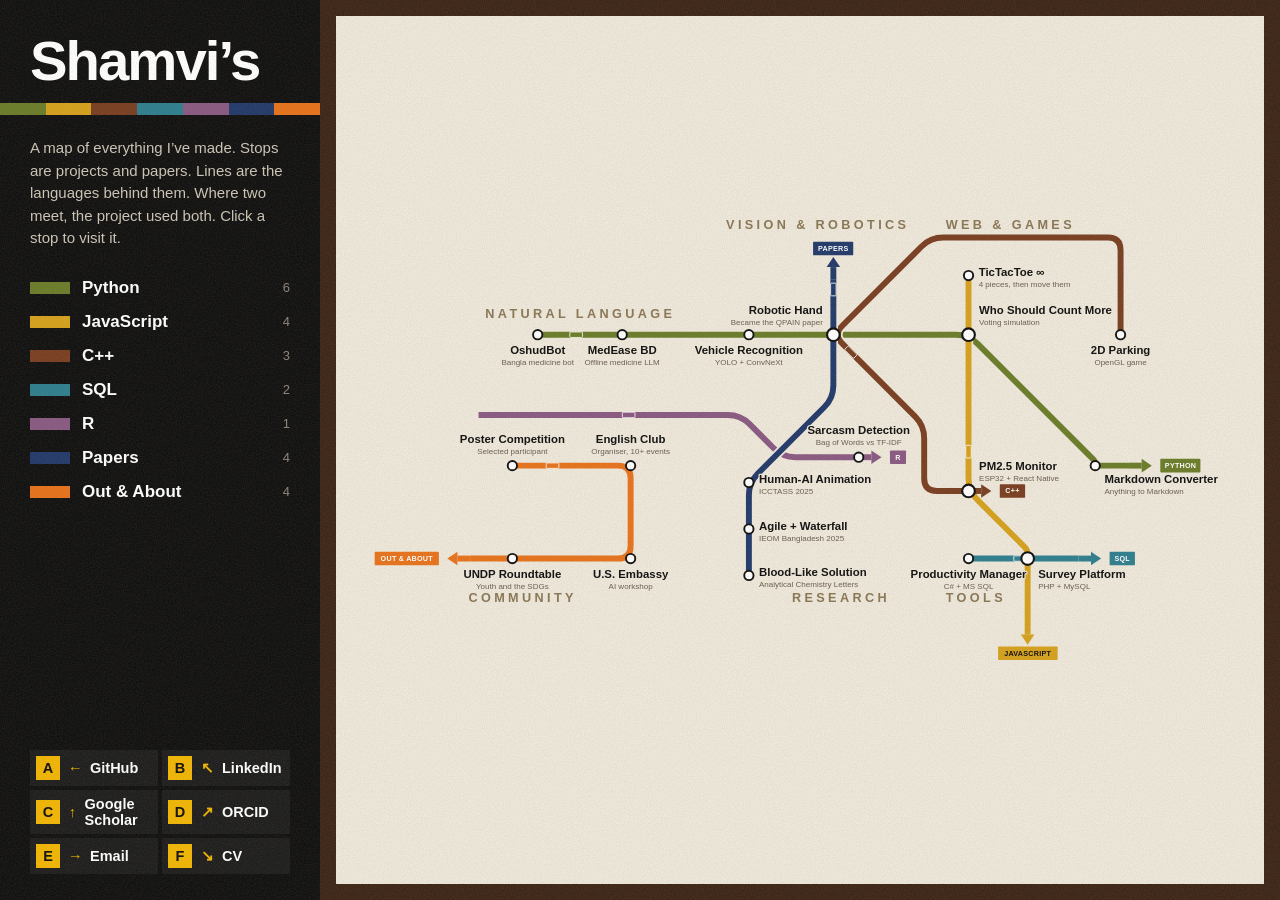
<file: index.html>
<!doctype html>
<html lang="en">
<head>
<meta charset="utf-8">
<meta name="viewport" content="width=device-width, initial-scale=1">
<title>Shamvi's</title>
<meta name="description" content="Projects, papers and the rest, drawn as a metro map. Pick a stop and a train takes you there.">
<link rel="stylesheet" href="style.css?v=424f81b2">
</head>
<body>

<div class="d">
  <aside class="column">
    <h1>Shamvi’s</h1>
    <div class="stripes"><i style="background:#6b7d2a"></i><i style="background:#d6a21e"></i><i style="background:#7a3f22"></i><i style="background:#2f7f8f"></i><i style="background:#8a5a83"></i><i style="background:#233a6b"></i><i style="background:#e8731c"></i></div>
    <p class="key">A map of everything I’ve made. Stops are projects and papers. Lines are the languages behind them. Where two meet, the project used both. <span class="do-click">Click</span><span class="do-tap">Tap</span> a stop to visit it.</p>
    <nav class="legend" aria-label="Lines"><button class="ldot" data-line="py" style="--c:#6b7d2a"><i></i>Python<span>6</span></button><button class="ldot" data-line="js" style="--c:#d6a21e"><i></i>JavaScript<span>4</span></button><button class="ldot" data-line="cpp" style="--c:#7a3f22"><i></i>C++<span>3</span></button><button class="ldot" data-line="sql" style="--c:#2f7f8f"><i></i>SQL<span>2</span></button><button class="ldot" data-line="r" style="--c:#8a5a83"><i></i>R<span>1</span></button><button class="ldot" data-line="papers" style="--c:#233a6b"><i></i>Papers<span>4</span></button><button class="ldot" data-line="out" style="--c:#e8731c"><i></i>Out &amp; About<span>4</span></button></nav>
    <nav class="exits" aria-label="Links"><a href="https://github.com/yaqzans"><span class="ex">A</span><span class="ar">←</span>GitHub</a><a href="https://www.linkedin.com/in/shamvi-md-abdullah-b42a321a6/"><span class="ex">B</span><span class="ar">↖</span>LinkedIn</a><a href="https://scholar.google.com/citations?user=DwskOfEAAAAJ&amp;hl=en"><span class="ex">C</span><span class="ar">↑</span>Google Scholar</a><a href="https://orcid.org/0009-0005-9717-9426"><span class="ex">D</span><span class="ar">↗</span>ORCID</a><a href="mailto:shamvi.abdullah@gmail.com"><span class="ex">E</span><span class="ar">→</span>Email</a><a href="ShamviMdAbdullah.pdf"><span class="ex">F</span><span class="ar">↘</span>CV</a></nav>
  </aside>

  <p class="swipe">↔ Swipe to explore the map</p>
  <main class="mapside"><div class="mapframe">
    <svg id="map" viewBox="-196 78 2074 1050" style="--ar:1.9752" preserveAspectRatio="xMidYMid meet" role="img"
         aria-label="Metro map of projects, papers and activities. Lines are languages and kinds of work.">
<style>.lbl{font:700 27px 'Helvetica Neue',Helvetica,Arial,sans-serif;fill:#111111}.tag{font:500 19px 'Helvetica Neue',Helvetica,Arial,sans-serif;fill:#6b5f4f}.lbl,.tag{paint-order:stroke;stroke:#efe9dc;stroke-width:6px;stroke-linejoin:round}.year{font:800 62px 'Helvetica Neue',Helvetica,Arial,sans-serif;fill:#e2ded5;letter-spacing:2px}.now{font:700 18px 'Helvetica Neue',Helvetica,Arial,sans-serif;fill:#e8731c;letter-spacing:4px}.district{font:900 30px 'Helvetica Neue',Helvetica,Arial,sans-serif;fill:#8a7756;letter-spacing:8px}</style>
<defs><pattern id="future" width="14" height="14" patternUnits="userSpaceOnUse" patternTransform="rotate(45)"><rect width="1.5" height="14" fill="#111111" opacity=".07"/></pattern></defs>
<rect x="-600" y="-600" width="3400" height="2600" fill="#efe9dc"/><text x="96" y="290" text-anchor="start" class="district">NATURAL LANGUAGE</text><text x="666" y="80" text-anchor="start" class="district">VISION &amp; ROBOTICS</text><text x="1186" y="80" text-anchor="start" class="district">WEB &amp; GAMES</text><text x="56" y="962" text-anchor="start" class="district">COMMUNITY</text><text x="1054" y="962" text-anchor="end" class="district">RESEARCH</text><text x="1186" y="962" text-anchor="start" class="district">TOOLS</text>

<path d="M220.0,330.0 L420.0,330.0 L720.0,330.0 L920.0,330.0 L1210.0,330.0 Q1240.0,330.0 1261.2,351.2 L1536.5,626.5 Q1540.0,630.0 1540.0,635.0 L1540.0,635.0 Q1540.0,640.0 1545.0,640.0 L1620.0,640.0" fill="none" stroke="#efe9dc" stroke-width="22" stroke-linejoin="round"/>
<path id="L-py" class="line" data-line="py" d="M220.0,330.0 L420.0,330.0 L720.0,330.0 L920.0,330.0 L1210.0,330.0 Q1240.0,330.0 1261.2,351.2 L1536.5,626.5 Q1540.0,630.0 1540.0,635.0 L1540.0,635.0 Q1540.0,640.0 1545.0,640.0 L1620.0,640.0" fill="none" stroke="#6b7d2a" stroke-width="14" stroke-linejoin="round"/>
<g class="cap" data-line="py"><path d="M1620.0,640.0 L1650.0,640.0" stroke="#6b7d2a" stroke-width="14" fill="none"/><path d="M1674.0,640.0 L1650.0,656.0 L1650.0,624.0Z" fill="#6b7d2a"/></g>
<path d="M1240.0,190.0 L1240.0,330.0 L1240.0,670.0 Q1240.0,700.0 1261.2,721.2 L1372.9,832.9 Q1380.0,840.0 1380.0,850.0 L1380.0,860.0 L1380.0,1010.0" fill="none" stroke="#efe9dc" stroke-width="22" stroke-linejoin="round"/>
<path id="L-js" class="line" data-line="js" d="M1240.0,190.0 L1240.0,330.0 L1240.0,670.0 Q1240.0,700.0 1261.2,721.2 L1372.9,832.9 Q1380.0,840.0 1380.0,850.0 L1380.0,860.0 L1380.0,1010.0" fill="none" stroke="#d6a21e" stroke-width="14" stroke-linejoin="round"/>
<g class="cap" data-line="js"><path d="M1380.0,1010.0 L1380.0,1040.0" stroke="#d6a21e" stroke-width="14" fill="none"/><path d="M1380.0,1064.0 L1364.0,1040.0 L1396.0,1040.0Z" fill="#d6a21e"/></g>
<path d="M1600.0,330.0 L1600.0,130.0 Q1600.0,100.0 1570.0,100.0 L1180.0,100.0 Q1150.0,100.0 1128.8,121.2 L941.2,308.8 Q920.0,330.0 941.2,351.2 L1113.8,523.8 Q1135.0,545.0 1135.0,575.0 L1135.0,670.0 Q1135.0,700.0 1165.0,700.0 L1240.0,700.0" fill="none" stroke="#efe9dc" stroke-width="22" stroke-linejoin="round"/>
<path id="L-cpp" class="line" data-line="cpp" d="M1600.0,330.0 L1600.0,130.0 Q1600.0,100.0 1570.0,100.0 L1180.0,100.0 Q1150.0,100.0 1128.8,121.2 L941.2,308.8 Q920.0,330.0 941.2,351.2 L1113.8,523.8 Q1135.0,545.0 1135.0,575.0 L1135.0,670.0 Q1135.0,700.0 1165.0,700.0 L1240.0,700.0" fill="none" stroke="#7a3f22" stroke-width="14" stroke-linejoin="round"/>
<g class="cap" data-line="cpp"><path d="M1240.0,700.0 L1270.0,700.0" stroke="#7a3f22" stroke-width="14" fill="none"/><path d="M1294.0,700.0 L1270.0,716.0 L1270.0,684.0Z" fill="#7a3f22"/></g>
<path d="M1240.0,860.0 L1380.0,860.0 L1500.0,860.0" fill="none" stroke="#efe9dc" stroke-width="22" stroke-linejoin="round"/>
<path id="L-sql" class="line" data-line="sql" d="M1240.0,860.0 L1380.0,860.0 L1500.0,860.0" fill="none" stroke="#2f7f8f" stroke-width="14" stroke-linejoin="round"/>
<g class="cap" data-line="sql"><path d="M1500.0,860.0 L1530.0,860.0" stroke="#2f7f8f" stroke-width="14" fill="none"/><path d="M1554.0,860.0 L1530.0,876.0 L1530.0,844.0Z" fill="#2f7f8f"/></g>
<path d="M80.0,520.0 L670.0,520.0 Q700.0,520.0 721.2,541.2 L778.8,598.8 Q800.0,620.0 830.0,620.0 L980.0,620.0" fill="none" stroke="#efe9dc" stroke-width="22" stroke-linejoin="round"/>
<path id="L-r" class="line" data-line="r" d="M80.0,520.0 L670.0,520.0 Q700.0,520.0 721.2,541.2 L778.8,598.8 Q800.0,620.0 830.0,620.0 L980.0,620.0" fill="none" stroke="#8a5a83" stroke-width="14" stroke-linejoin="round"/>
<g class="cap" data-line="r"><path d="M980.0,620.0 L1010.0,620.0" stroke="#8a5a83" stroke-width="14" fill="none"/><path d="M1034.0,620.0 L1010.0,636.0 L1010.0,604.0Z" fill="#8a5a83"/></g>
<path d="M720.0,900.0 L720.0,790.0 L720.0,710.0 Q720.0,680.0 741.2,658.8 L898.8,501.2 Q920.0,480.0 920.0,450.0 L920.0,330.0 L920.0,200.0" fill="none" stroke="#efe9dc" stroke-width="22" stroke-linejoin="round"/>
<path id="L-papers" class="line" data-line="papers" d="M720.0,900.0 L720.0,790.0 L720.0,710.0 Q720.0,680.0 741.2,658.8 L898.8,501.2 Q920.0,480.0 920.0,450.0 L920.0,330.0 L920.0,200.0" fill="none" stroke="#233a6b" stroke-width="14" stroke-linejoin="round"/>
<g class="cap" data-line="papers"><path d="M920.0,200.0 L920.0,170.0" stroke="#233a6b" stroke-width="14" fill="none"/><path d="M920.0,146.0 L936.0,170.0 L904.0,170.0Z" fill="#233a6b"/></g>
<path d="M160.0,640.0 L410.0,640.0 Q440.0,640.0 440.0,670.0 L440.0,830.0 Q440.0,860.0 410.0,860.0 L160.0,860.0 L60.0,860.0" fill="none" stroke="#efe9dc" stroke-width="22" stroke-linejoin="round"/>
<path id="L-out" class="line" data-line="out" d="M160.0,640.0 L410.0,640.0 Q440.0,640.0 440.0,670.0 L440.0,830.0 Q440.0,860.0 410.0,860.0 L160.0,860.0 L60.0,860.0" fill="none" stroke="#e8731c" stroke-width="14" stroke-linejoin="round"/>
<g class="cap" data-line="out"><path d="M60.0,860.0 L30.0,860.0" stroke="#e8731c" stroke-width="14" fill="none"/><path d="M6.0,860.0 L30.0,844.0 L30.0,876.0Z" fill="#e8731c"/></g>
<g class="badge" data-line="py"><rect x="1694" y="624" width="95" height="32" rx="2" fill="#6b7d2a"/><text x="1742" y="646" text-anchor="middle" fill="#fff" font-family="'Helvetica Neue',Helvetica,Arial,sans-serif" font-size="17" font-weight="700" letter-spacing=".6">PYTHON</text></g>
<g class="badge" data-line="js"><rect x="1310" y="1068" width="141" height="32" rx="2" fill="#d6a21e"/><text x="1380" y="1090" text-anchor="middle" fill="#111" font-family="'Helvetica Neue',Helvetica,Arial,sans-serif" font-size="17" font-weight="700" letter-spacing=".6">JAVASCRIPT</text></g>
<g class="badge" data-line="cpp"><rect x="1314" y="684" width="60" height="32" rx="2" fill="#7a3f22"/><text x="1344" y="706" text-anchor="middle" fill="#fff" font-family="'Helvetica Neue',Helvetica,Arial,sans-serif" font-size="17" font-weight="700" letter-spacing=".6">C++</text></g>
<g class="badge" data-line="sql"><rect x="1574" y="844" width="60" height="32" rx="2" fill="#2f7f8f"/><text x="1604" y="866" text-anchor="middle" fill="#fff" font-family="'Helvetica Neue',Helvetica,Arial,sans-serif" font-size="17" font-weight="700" letter-spacing=".6">SQL</text></g>
<g class="badge" data-line="r"><rect x="1054" y="604" width="38" height="32" rx="2" fill="#8a5a83"/><text x="1073" y="626" text-anchor="middle" fill="#fff" font-family="'Helvetica Neue',Helvetica,Arial,sans-serif" font-size="17" font-weight="700" letter-spacing=".6">R</text></g>
<g class="badge" data-line="papers"><rect x="872" y="110" width="95" height="32" rx="2" fill="#233a6b"/><text x="920" y="132" text-anchor="middle" fill="#fff" font-family="'Helvetica Neue',Helvetica,Arial,sans-serif" font-size="17" font-weight="700" letter-spacing=".6">PAPERS</text></g>
<g class="badge" data-line="out"><rect x="-166" y="844" width="152" height="32" rx="2" fill="#e8731c"/><text x="-90" y="866" text-anchor="middle" fill="#fff" font-family="'Helvetica Neue',Helvetica,Arial,sans-serif" font-size="17" font-weight="700" letter-spacing=".6">OUT &amp; ABOUT</text></g>

<g id="trains"></g>
<g class="stn" data-id="md" tabindex="0" role="button" aria-label="Markdown Converter: Anything to Markdown"><circle class="sh" cx="1540" cy="640" r="11" fill="#fff" stroke="#111111" stroke-width="4.5"/><circle cx="1540" cy="640" r="28" fill="transparent"/><text x="1562" y="682" text-anchor="start" class="lbl">Markdown Converter</text><text x="1562" y="708" text-anchor="start" class="tag">Anything to Markdown</text></g>
<g class="stn" data-id="oshud" tabindex="0" role="button" aria-label="OshudBot: Bangla medicine bot"><circle class="sh" cx="220" cy="330" r="11" fill="#fff" stroke="#111111" stroke-width="4.5"/><circle cx="220" cy="330" r="28" fill="transparent"/><text x="220" y="375" text-anchor="middle" class="lbl">OshudBot</text><text x="220" y="401" text-anchor="middle" class="tag">Bangla medicine bot</text></g>
<g class="stn" data-id="medease" tabindex="0" role="button" aria-label="MedEase BD: Offline medicine LLM"><circle class="sh" cx="420" cy="330" r="11" fill="#fff" stroke="#111111" stroke-width="4.5"/><circle cx="420" cy="330" r="28" fill="transparent"/><text x="420" y="375" text-anchor="middle" class="lbl">MedEase BD</text><text x="420" y="401" text-anchor="middle" class="tag">Offline medicine LLM</text></g>
<g class="stn" data-id="vehicle" tabindex="0" role="button" aria-label="Vehicle Recognition: YOLO + ConvNeXt"><circle class="sh" cx="720" cy="330" r="11" fill="#fff" stroke="#111111" stroke-width="4.5"/><circle cx="720" cy="330" r="28" fill="transparent"/><text x="720" y="375" text-anchor="middle" class="lbl">Vehicle Recognition</text><text x="720" y="401" text-anchor="middle" class="tag">YOLO + ConvNeXt</text></g>
<g class="stn" data-id="hand" tabindex="0" role="button" aria-label="Robotic Hand: Became the QPAIN paper"><rect class="sh" x="905.0" y="315.0" width="30.0" height="30.0" rx="15.0" fill="#fff" stroke="#111111" stroke-width="5"/><circle cx="920" cy="330" r="28" fill="transparent"/><text x="895" y="281" text-anchor="end" class="lbl">Robotic Hand</text><text x="895" y="307" text-anchor="end" class="tag">Became the QPAIN paper</text></g>
<g class="stn" data-id="who" tabindex="0" role="button" aria-label="Who Should Count More: Voting simulation"><rect class="sh" x="1225.0" y="315.0" width="30.0" height="30.0" rx="15.0" fill="#fff" stroke="#111111" stroke-width="5"/><circle cx="1240" cy="330" r="28" fill="transparent"/><text x="1265" y="281" text-anchor="start" class="lbl">Who Should Count More</text><text x="1265" y="307" text-anchor="start" class="tag">Voting simulation</text></g>
<g class="stn" data-id="parking" tabindex="0" role="button" aria-label="2D Parking: OpenGL game"><circle class="sh" cx="1600" cy="330" r="11" fill="#fff" stroke="#111111" stroke-width="4.5"/><circle cx="1600" cy="330" r="28" fill="transparent"/><text x="1600" y="375" text-anchor="middle" class="lbl">2D Parking</text><text x="1600" y="401" text-anchor="middle" class="tag">OpenGL game</text></g>
<g class="stn" data-id="pm25" tabindex="0" role="button" aria-label="PM2.5 Monitor: ESP32 + React Native"><rect class="sh" x="1225.0" y="685.0" width="30.0" height="30.0" rx="15.0" fill="#fff" stroke="#111111" stroke-width="5"/><circle cx="1240" cy="700" r="28" fill="transparent"/><text x="1265" y="651" text-anchor="start" class="lbl">PM2.5 Monitor</text><text x="1265" y="677" text-anchor="start" class="tag">ESP32 + React Native</text></g>
<g class="stn" data-id="ttt" tabindex="0" role="button" aria-label="TicTacToe ∞: 4 pieces, then move them"><circle class="sh" cx="1240" cy="190" r="11" fill="#fff" stroke="#111111" stroke-width="4.5"/><circle cx="1240" cy="190" r="28" fill="transparent"/><text x="1264" y="192" text-anchor="start" class="lbl">TicTacToe ∞</text><text x="1264" y="218" text-anchor="start" class="tag">4 pieces, then move them</text></g>
<g class="stn" data-id="survey" tabindex="0" role="button" aria-label="Survey Platform: PHP + MySQL"><rect class="sh" x="1365.0" y="845.0" width="30.0" height="30.0" rx="15.0" fill="#fff" stroke="#111111" stroke-width="5"/><circle cx="1380" cy="860" r="28" fill="transparent"/><text x="1405" y="905" text-anchor="start" class="lbl">Survey Platform</text><text x="1405" y="931" text-anchor="start" class="tag">PHP + MySQL</text></g>
<g class="stn" data-id="prod" tabindex="0" role="button" aria-label="Productivity Manager: C# + MS SQL"><circle class="sh" cx="1240" cy="860" r="11" fill="#fff" stroke="#111111" stroke-width="4.5"/><circle cx="1240" cy="860" r="28" fill="transparent"/><text x="1240" y="905" text-anchor="middle" class="lbl">Productivity Manager</text><text x="1240" y="931" text-anchor="middle" class="tag">C# + MS SQL</text></g>
<g class="stn" data-id="sarcasm" tabindex="0" role="button" aria-label="Sarcasm Detection: Bag of Words vs TF-IDF"><circle class="sh" cx="980" cy="620" r="11" fill="#fff" stroke="#111111" stroke-width="4.5"/><circle cx="980" cy="620" r="28" fill="transparent"/><text x="980" y="566" text-anchor="middle" class="lbl">Sarcasm Detection</text><text x="980" y="592" text-anchor="middle" class="tag">Bag of Words vs TF-IDF</text></g>
<g class="stn" data-id="blood" tabindex="0" role="button" aria-label="Blood-Like Solution: Analytical Chemistry Letters"><circle class="sh" cx="720" cy="900" r="11" fill="#fff" stroke="#111111" stroke-width="4.5"/><circle cx="720" cy="900" r="28" fill="transparent"/><text x="744" y="902" text-anchor="start" class="lbl">Blood-Like Solution</text><text x="744" y="928" text-anchor="start" class="tag">Analytical Chemistry Letters</text></g>
<g class="stn" data-id="agile" tabindex="0" role="button" aria-label="Agile + Waterfall: IEOM Bangladesh 2025"><circle class="sh" cx="720" cy="790" r="11" fill="#fff" stroke="#111111" stroke-width="4.5"/><circle cx="720" cy="790" r="28" fill="transparent"/><text x="744" y="792" text-anchor="start" class="lbl">Agile + Waterfall</text><text x="744" y="818" text-anchor="start" class="tag">IEOM Bangladesh 2025</text></g>
<g class="stn" data-id="hybrid" tabindex="0" role="button" aria-label="Human-AI Animation: ICCTASS 2025"><circle class="sh" cx="720" cy="680" r="11" fill="#fff" stroke="#111111" stroke-width="4.5"/><circle cx="720" cy="680" r="28" fill="transparent"/><text x="744" y="682" text-anchor="start" class="lbl">Human-AI Animation</text><text x="744" y="708" text-anchor="start" class="tag">ICCTASS 2025</text></g>
<g class="stn" data-id="poster" tabindex="0" role="button" aria-label="Poster Competition: Selected participant"><circle class="sh" cx="160" cy="640" r="11" fill="#fff" stroke="#111111" stroke-width="4.5"/><circle cx="160" cy="640" r="28" fill="transparent"/><text x="160" y="586" text-anchor="middle" class="lbl">Poster Competition</text><text x="160" y="612" text-anchor="middle" class="tag">Selected participant</text></g>
<g class="stn" data-id="english" tabindex="0" role="button" aria-label="English Club: Organiser, 10+ events"><circle class="sh" cx="440" cy="640" r="11" fill="#fff" stroke="#111111" stroke-width="4.5"/><circle cx="440" cy="640" r="28" fill="transparent"/><text x="440" y="586" text-anchor="middle" class="lbl">English Club</text><text x="440" y="612" text-anchor="middle" class="tag">Organiser, 10+ events</text></g>
<g class="stn" data-id="embassy" tabindex="0" role="button" aria-label="U.S. Embassy: AI workshop"><circle class="sh" cx="440" cy="860" r="11" fill="#fff" stroke="#111111" stroke-width="4.5"/><circle cx="440" cy="860" r="28" fill="transparent"/><text x="440" y="905" text-anchor="middle" class="lbl">U.S. Embassy</text><text x="440" y="931" text-anchor="middle" class="tag">AI workshop</text></g>
<g class="stn" data-id="undp" tabindex="0" role="button" aria-label="UNDP Roundtable: Youth and the SDGs"><circle class="sh" cx="160" cy="860" r="11" fill="#fff" stroke="#111111" stroke-width="4.5"/><circle cx="160" cy="860" r="28" fill="transparent"/><text x="160" y="905" text-anchor="middle" class="lbl">UNDP Roundtable</text><text x="160" y="931" text-anchor="middle" class="tag">Youth and the SDGs</text></g>
    </svg>
  </div></main>

  <aside class="card" id="card" hidden aria-live="polite">
    <button class="x" aria-label="Close">&times;</button>
    <div class="card-lines"></div>
    <h2></h2>
    <p class="card-tag"></p>
    <p class="card-text"></p>
    <div class="card-links"></div>
  </aside>
</div>

<script id="data" type="application/json">{"stations": {"md": {"name": "Markdown Converter", "tag": "Anything to Markdown", "x": 1540, "y": 640, "side": "br", "text": "PDF, Word, PowerPoint or Excel in, clean Markdown out. A single Windows executable, nothing to install.", "links": [["Repo", "https://github.com/yaqzans/markdown-converter-app"]], "related": [], "lines": ["py"]}, "oshud": {"name": "OshudBot", "tag": "Bangla medicine bot", "x": 220, "y": 330, "side": "b", "text": "Covers 21,714 medicine brands and answers in Bangla, English or Banglish in about 15 ms on a CPU. It replaced 1.1 GB of models with transliteration and fuzzy matching at no loss in answer quality.", "links": [["Repo", "https://github.com/yaqzans/oshudbot"], ["Try it", "https://oshudbot.streamlit.app/"]], "related": ["medease"], "lines": ["py"]}, "medease": {"name": "MedEase BD", "tag": "Offline medicine LLM", "x": 420, "y": 330, "side": "b", "text": "The heavier sibling of OshudBot. RAG over 21,000+ medicines plus a Gemma 3 4B fine-tuned on 36,000+ medicine Q&A pairs, running fully offline.", "links": [], "related": ["oshud"], "lines": ["py"]}, "vehicle": {"name": "Vehicle Recognition", "tag": "YOLO + ConvNeXt", "x": 720, "y": 330, "side": "b", "text": "Bangladeshi road vehicles on RSUD20K. YOLO26n finds them and ConvNeXt-Tiny classifies every crop. Code, results and the paper.", "links": [["Repo", "https://github.com/yaqzans/cvpr-two-stage-vehicle-recognition"]], "related": [], "lines": ["py"]}, "hand": {"name": "Robotic Hand", "tag": "Became the QPAIN paper", "x": 920, "y": 330, "side": "tl", "text": "A camera watches your hand and a 7-servo robotic hand copies it, with no gloves or sensors. Python and MediaPipe on the laptop, an ESP32 driving the servos. 88 ms end to end at 24.6 FPS, built for about 2,800 BDT. It became a paper: Gesture Controlled Robotic Hand Designed for Enhancing Industrial Automation and Innovation, IEEE QPAIN 2026, second and corresponding author.", "links": [["Read the paper", "https://doi.org/10.1109/QPAIN69676.2026.11545528"]], "related": [], "lines": ["py", "cpp", "papers"]}, "who": {"name": "Who Should Count More", "tag": "Voting simulation", "x": 1240, "y": 330, "side": "tr", "text": "Should educated votes count more? A Python simulation with a playable JavaScript front end: set up the electorate, run the election and see who wins.", "links": [["Play", "https://yaqzans.github.io/who-should-count-more/"], ["Repo", "https://github.com/yaqzans/who-should-count-more"]], "related": [], "lines": ["py", "js"]}, "parking": {"name": "2D Parking", "tag": "OpenGL game", "x": 1600, "y": 330, "side": "b", "text": "Park the car before the timer runs out. C++ with OpenGL and GLUT, for a computer graphics course.", "links": [["Repo", "https://github.com/yaqzans/2D-Parking-Game"]], "related": [], "lines": ["cpp"]}, "pm25": {"name": "PM2.5 Monitor", "tag": "ESP32 + React Native", "x": 1240, "y": 700, "side": "tr", "text": "Pocket air quality monitor: ESP32-C3 firmware plus a React Native app over BLE. It alerts only on genuine spikes, not on Dhaka's constantly high baseline. In a two-week field study it sent about 4 alerts a day instead of dozens, and each one was acted on.", "links": [], "related": [], "lines": ["js", "cpp"]}, "ttt": {"name": "TicTacToe ∞", "tag": "4 pieces, then move them", "x": 1240, "y": 190, "side": "r", "text": "Tic-tac-toe where each player only gets 4 pieces and then has to move them. Vanilla JavaScript, with a bot that has a difficulty slider.", "links": [["Play", "https://yaqzans.github.io/TicTacToeInfinity/"], ["Repo", "https://github.com/yaqzans/TicTacToeInfinity"]], "related": [], "lines": ["js"]}, "survey": {"name": "Survey Platform", "tag": "PHP + MySQL", "x": 1380, "y": 860, "side": "br", "text": "NeedSurveyResponses: answer other people's surveys to earn credits, then spend credits to publish your own. PHP, MySQL and JavaScript, with separate user and admin views.", "links": [], "related": [], "lines": ["js", "sql"]}, "prod": {"name": "Productivity Manager", "tag": "C# + MS SQL", "x": 1240, "y": 860, "side": "b", "text": "Notes, reminders and a timer in one C# desktop app, with logins and an MS SQL database underneath.", "links": [["Repo", "https://github.com/yaqzans/Productivity-Manager"]], "related": [], "lines": ["sql"]}, "sarcasm": {"name": "Sarcasm Detection", "tag": "Bag of Words vs TF-IDF", "x": 980, "y": 620, "side": "t", "text": "Can a classifier tell when a tweet is sarcastic? Bag of Words against TF-IDF across four classifiers, in R.", "links": [["Repo", "https://github.com/yaqzans/ids-sarcasm-detection"]], "related": [], "lines": ["r"]}, "blood": {"name": "Blood-Like Solution", "tag": "Analytical Chemistry Letters", "x": 720, "y": 900, "side": "r", "text": "Development of a Simulated Blood-Like Solution for Medical Experiments. Presented at the International Conference on Physics 2024 and published in Analytical Chemistry Letters (2025). Fifth author.", "links": [["Read the paper", "https://doi.org/10.1080/22297928.2025.2533331"]], "related": [], "lines": ["papers"]}, "agile": {"name": "Agile + Waterfall", "tag": "IEOM Bangladesh 2025", "x": 720, "y": 790, "side": "r", "text": "Evaluating the Performance of Agile-Waterfall Integrated Approaches in Large Scale Engineering Projects in Bangladesh. IEOM Bangladesh 2025. Fifth author.", "links": [["Read the paper", "https://doi.org/10.46254/BA08.20250467"]], "related": [], "lines": ["papers"]}, "hybrid": {"name": "Human-AI Animation", "tag": "ICCTASS 2025", "x": 720, "y": 680, "side": "r", "text": "A Hybrid Human-AI Model for Sustainable Innovation in Media and Animation. Presented at ICCTASS 2025. Third author.", "links": [], "related": [], "lines": ["papers"]}, "poster": {"name": "Poster Competition", "tag": "Selected participant", "x": 160, "y": 640, "side": "t", "text": "Selected participant in the AIUB Poster Presentation Competition.", "links": [], "related": [], "lines": ["out"]}, "english": {"name": "English Club", "tag": "Organiser, 10+ events", "x": 440, "y": 640, "side": "t", "text": "Organiser and content writer at the AIUB English Club. Ran 10+ events and workshops for 50+ members.", "links": [], "related": [], "lines": ["out"]}, "embassy": {"name": "U.S. Embassy", "tag": "AI workshop", "x": 440, "y": 860, "side": "b", "text": "AI workshop at the American Center, Dhaka. Selected by the Faculty of Science and Technology to represent the university.", "links": [], "related": [], "lines": ["out"]}, "undp": {"name": "UNDP Roundtable", "tag": "Youth and the SDGs", "x": 160, "y": 860, "side": "b", "text": "Selected to represent the university at \"Let's Talk with the UNDP Resident Representative\", a roundtable on youth engagement in the SDGs.", "links": [], "related": [], "lines": ["out"]}}, "lines": {"py": {"name": "Python", "color": "#6b7d2a", "stations": ["oshud", "medease", "vehicle", "hand", "who", "md"]}, "js": {"name": "JavaScript", "color": "#d6a21e", "stations": ["ttt", "who", "pm25", "survey"]}, "cpp": {"name": "C++", "color": "#7a3f22", "stations": ["parking", "hand", "pm25"]}, "sql": {"name": "SQL", "color": "#2f7f8f", "stations": ["prod", "survey"]}, "r": {"name": "R", "color": "#8a5a83", "stations": ["sarcasm"]}, "papers": {"name": "Papers", "color": "#233a6b", "stations": ["blood", "agile", "hybrid", "hand"]}, "out": {"name": "Out & About", "color": "#e8731c", "stations": ["poster", "english", "embassy", "undp"]}}, "view": [-196, 78, 2074, 1050]}</script>
<script src="app.js?v=b8bb72dc"></script>
</body>
</html>
</file>
<file: style.css>
:root {
  --ink: #111; --soft: #6b5f4f; --paper: #efe9dc; --orange: #e8731c;
  --font: "Helvetica Neue", Helvetica, Arial, sans-serif;
}
* { box-sizing: border-box; }
html, body { margin: 0; height: 100%; }
body { font-family: var(--font); color: var(--ink); background: var(--paper); }
button { font: inherit; color: inherit; }

/* print grain over everything, like ink on paper stock */
body::after { content: ""; position: fixed; inset: 0; pointer-events: none; z-index: 10; opacity: .5;
  background-image: url("data:image/svg+xml;utf8,<svg xmlns='http://www.w3.org/2000/svg' width='240' height='240'><filter id='n'><feTurbulence type='fractalNoise' baseFrequency='.85' numOctaves='2'/><feColorMatrix values='0 0 0 0 .3 0 0 0 0 .25 0 0 0 0 .18 0 0 0 .5 -.15'/></filter><rect width='100%25' height='100%25' filter='url(%23n)'/></svg>"); }

/* ---------------- laptop: black column on the left, the map on the right ---------------- */
.d { display: grid; grid-template-columns: minmax(300px, 25vw) 1fr; height: 100vh; overflow: hidden; }
.column { background: #111; color: #fff; padding: 34px 30px 26px; display: flex; flex-direction: column; gap: 22px; overflow-y: auto; }
.column h1 { margin: 0; font-size: clamp(44px, 4.4vw, 76px); font-weight: 800; letter-spacing: -.035em; line-height: .95; }
.stripes { display: flex; height: 12px; }
.stripes i { flex: 1; }
.column .stripes { margin: -6px -30px 0; }
.key { margin: 0; font-size: 15px; line-height: 1.5; color: #cfc7b8; }

.legend { display: grid; gap: 2px; }
.ldot { display: flex; align-items: center; gap: 12px; border: 0; background: none; color: #fff; cursor: pointer; padding: 6px 0; text-align: left; font-size: 17px; font-weight: 700; }
.ldot i { width: 40px; height: 12px; background: var(--c); flex: none; }
.ldot span { margin-left: auto; font-size: 13px; font-weight: 500; color: #8f877a; }
.ldot:hover, .ldot.on { color: var(--orange); }

.exits { display: grid; grid-template-columns: 1fr 1fr; gap: 4px; margin-top: auto; }
.exits a, .m-exits a { display: flex; align-items: center; gap: 8px; color: #fff; text-decoration: none; font-size: 14.5px; font-weight: 700;
  padding: 6px 8px 6px 6px; background: #1e1e1e; }
.exits a:hover, .exits a:focus-visible, .m-exits a:hover { background: #2c2c2c; outline: 2px solid #f2b705; outline-offset: -2px; }
.ex { width: 24px; height: 24px; background: #f2b705; color: #111; display: grid; place-items: center; font-weight: 800; flex: none; }
.ar { color: #f2b705; width: 14px; text-align: center; }
.hint { margin: 0; font-size: 13px; color: #8f877a; }

.mapside { min-width: 0; min-height: 0; }
/* one dark brown border running round the edges of the map area */
.mapframe { width: 100%; height: 100%; border: 16px solid #3d2617; display: grid; place-items: center; padding: 18px 26px;
  overflow: hidden; background: var(--paper); }
/* let the water run on past the drawing, right up to the frame */
#map { overflow: visible; }
#map { width: 100%; height: 100%; display: block; }

/* map interaction */
.stn { cursor: pointer; outline: none; }
.stn:hover .sh, .stn:focus-visible .sh, .stn.on .sh { stroke: var(--orange); stroke-width: 7; }
.stn:hover .lbl, .stn.on .lbl { fill: var(--orange); }
#map .line, #map .cap, #map .badge { transition: opacity .25s; }
#map.focus .line, #map.focus .cap, #map.focus .badge { opacity: .12; }
#map.focus .hl { opacity: 1; }

/* station card: black band, line colour, the details */
.card { position: fixed; right: 28px; bottom: 28px; z-index: 5; width: min(420px, calc(100vw - 32px)); background: #fff;
  box-shadow: 0 16px 40px rgba(0, 0, 0, .25); animation: up .2s ease-out; }
.card[hidden] { display: none; }
@keyframes up { from { transform: translateY(10px); opacity: 0; } }
.card-lines { display: flex; flex-wrap: wrap; gap: 0; background: #111; padding: 0; }
.card-lines span { font-size: 12px; font-weight: 800; letter-spacing: .06em; text-transform: uppercase; background: var(--c); padding: 7px 12px; }
.card .x { position: absolute; top: 2px; right: 6px; border: 0; background: none; color: #fff; font-size: 26px; line-height: 1; cursor: pointer; padding: 4px 8px; z-index: 1; }
.card h2 { margin: 14px 20px 0; font-size: 26px; font-weight: 800; letter-spacing: -.02em; }
.card-tag { margin: 2px 20px 0; color: var(--soft); font-size: 14px; font-weight: 500; }
.card-text { margin: 10px 20px 0; font-size: 15px; line-height: 1.55; color: #2b2620; }
.card-links { display: flex; flex-wrap: wrap; gap: 8px; margin: 14px 20px 18px; }
.card-links:empty { display: none; }
.card-links + * { margin-bottom: 18px; }
.card-links a, .card-links button { color: #111; font-size: 14px; font-weight: 700; text-decoration: none; border: 2px solid #111; padding: 5px 12px; background: none; cursor: pointer; }
.card-links a:hover, .card-links button:hover { background: #111; color: #fff; }
.card-links .go::before { content: ""; display: inline-block; width: 14px; height: 5px; background: var(--c); margin: 0 7px 3px 0; vertical-align: middle; }
.card-text:last-of-type { margin-bottom: 18px; }

@media (prefers-reduced-motion: reduce) { .card { animation: none; } .m-train { transition: none !important; } }

/* ---------------- phone: the same live map, big, swiped sideways; everything else arranged around it ---------------- */
.do-tap, .swipe { display: none; }
@media (max-width: 900px) {
  .do-click { display: none; } .do-tap { display: inline; }
  .d { display: flex; flex-direction: column; height: auto; overflow: visible; }
  .column { display: contents; }
  .column h1 { order: 1; background: #111; color: #fff; margin: 0; padding: 22px 18px 14px; font-size: 54px; }
  .column .stripes { order: 2; margin: 0; }
  .key { order: 3; background: #111; color: #cfc7b8; margin: 0; padding: 14px 18px 18px; font-size: 14.5px; }
  .mapside { order: 5; position: relative; height: 68svh; min-height: 420px; overflow-x: auto; overflow-y: hidden;
    -webkit-overflow-scrolling: touch; scrollbar-width: none; }
  .mapside::-webkit-scrollbar { display: none; }
  .mapframe { width: max-content; height: 100%; padding: 10px 16px; border-width: 10px; }
  #map { height: 100%; width: auto; aspect-ratio: var(--ar); }
  .swipe { display: block; order: 4; margin: 0; padding: 7px 14px; background: #f2b705; color: #111; text-align: center;
    font-size: 12.5px; font-weight: 800; letter-spacing: .06em; text-transform: uppercase; }
  .legend { order: 6; display: flex; overflow-x: auto; gap: 6px; padding: 14px 14px 4px; scrollbar-width: none; }
  .legend::-webkit-scrollbar { display: none; }
  .ldot { flex: none; background: #111; color: #fff; padding: 8px 12px; font-size: 14px; gap: 8px; }
  .ldot i { width: 22px; height: 8px; }
  .ldot span { margin-left: 4px; }
  .exits { order: 7; margin: 10px 14px 24px; background: #111; padding: 6px; }
  .card { left: 0; right: 0; bottom: 0; width: auto; max-height: 70svh; overflow-y: auto; box-shadow: 0 -10px 30px rgba(0, 0, 0, .3); }
}
</file>
